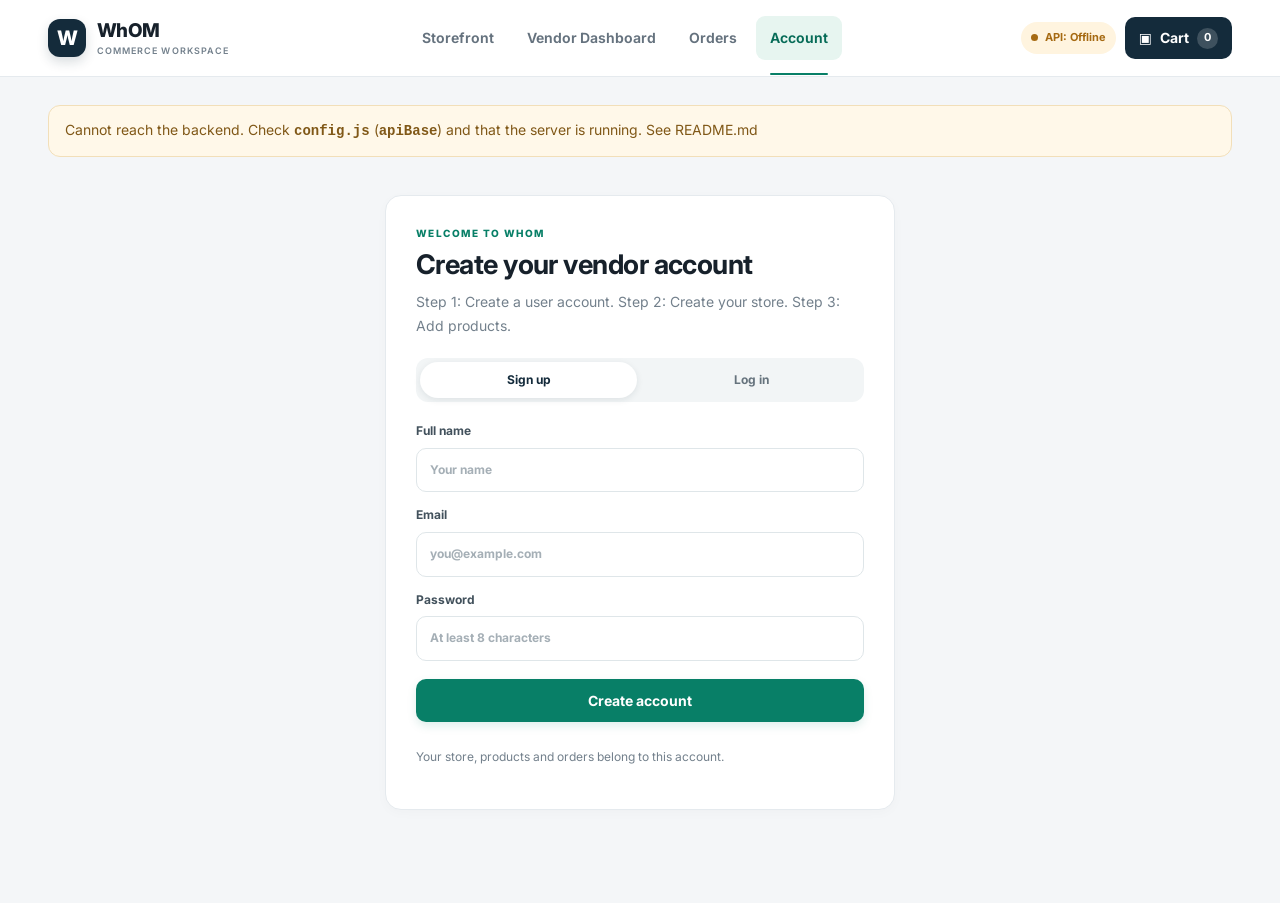
<file: index.html>
<!DOCTYPE html>
<html lang="en">
<head>
<meta charset="UTF-8">
<meta name="viewport" content="width=device-width, initial-scale=1.0">
<title>WhOM — WhatsApp Commerce</title>
<meta name="description" content="Create a store, share one link, receive orders on WhatsApp.">
<link rel="stylesheet" href="styles.css">
<link rel="preconnect" href="https://fonts.googleapis.com">
<link href="https://fonts.googleapis.com/css2?family=Inter:wght@400;600;700;800&display=swap" rel="stylesheet">
</head>
<body>
<header class="topbar"><div class="container topbar-inner">
<a class="logo" href="./" aria-label="WhOM home"><span class="logo-mark">W</span><span class="logo-copy">WhOM<small>Commerce workspace</small></span></a>
<nav class="topnav" aria-label="Main">
<button class="nav-btn" data-view="storefront" type="button">Storefront</button>
<button class="nav-btn" data-view="dashboard" type="button">Vendor Dashboard</button>
<button class="nav-btn" data-view="orders" type="button">Orders</button>
<button class="nav-btn" data-view="auth" type="button">Account</button>
</nav>
<div class="top-actions"><span class="pill api-pill" id="apiStatus" role="status"><span class="status-dot"></span> <span id="apiStatusText">API: Checking…</span></span><span class="pill" id="userChip" style="display:none"></span><button class="btn btn-dark cart-trigger" id="cartBtn" type="button" aria-label="Open cart"><span aria-hidden="true">▣</span> Cart <span class="cart-count" id="cartCount">0</span></button><button class="btn btn-outline" id="logoutBtn" type="button" style="display:none">Log out</button></div>
</div></header>
<main class="container">
<noscript><div class="banner">WhOM needs JavaScript enabled.</div></noscript>
<div id="configBanner" class="banner hidden">Cannot reach the backend. Check <code>config.js</code> (<code>apiBase</code>) and that the server is running. See README.md</div>

<!-- AUTH — first screen. No user = no store, no dashboard, no orders. -->
<section id="view-auth" class="view active">
<div class="auth-wrap">
<div class="card auth-card" id="authCard">
<span class="eyebrow">WELCOME TO WHOM</span><h2 id="authTitle">Create your vendor account</h2>
<p class="muted" id="authSub">Step 1: Create a user account. Step 2: Create your store. Step 3: Add products.</p>
<div class="filter-pills" style="margin:12px 0"><button class="pill-btn active" id="tabSignup" type="button">Sign up</button><button class="pill-btn" id="tabLogin" type="button">Log in</button></div>
<form id="authForm">
<label id="authNameLabel">Full name <input name="full_name" id="authFullName" required maxlength="80" autocomplete="name" placeholder="Your name"></label>
<label>Email <input name="email" type="email" required maxlength="190" autocomplete="email" placeholder="you@example.com"></label>
<label>Password <input name="password" id="authPassword" type="password" required minlength="8" maxlength="72" autocomplete="new-password" placeholder="At least 8 characters"></label>
<button class="btn btn-primary btn-block" type="submit" id="authSubmit">Create account</button>
<p class="small center form-error" id="authError" role="alert"></p>
</form>
<p class="muted small">Your store, products and orders belong to this account.</p>
</div>
<div class="card" id="authLoggedIn" style="display:none">
<h3>You are logged in</h3><p id="authUserLine">—</p>
<p class="muted small" id="authStoreLine">—</p>
<div class="btn-row"><button class="btn btn-primary" type="button" data-go="dashboard">Go to my Dashboard</button>
<button class="btn btn-outline" id="logoutBtn2" type="button">Log out</button></div>
</div>
</div>
</section>

<!-- STOREFRONT — public. Opened from a customer link (?store=slug) or as a preview of your own store. -->
<section id="view-storefront" class="view">
<div class="hero"><div>
<span class="badge" id="storeCategory">Your Store</span>
<h1 id="storeName">—</h1>
<p id="storeDesc">—</p>
<div class="hero-meta"><span id="storeMeta">—</span></div>
<div class="search-row"><input id="searchInput" type="search" placeholder="Search products..." aria-label="Search products"><select id="categoryFilter" aria-label="Filter by category"><option value="all">All Categories</option></select></div>
</div>
<div class="hero-card"><h3>How it works</h3><ol><li>Pick products → Add to cart</li><li>Checkout with name + address</li><li>Send the order to the vendor on WhatsApp</li></ol><div class="hero-stat"><strong id="totalProducts">0</strong><span>Products live</span></div></div></div>
<div class="section-head"><div><span class="eyebrow">SHOP THE COLLECTION</span><h2>Catalog</h2></div><p id="catalogSub">—</p></div>
<div id="productGrid" class="grid"></div>
<div id="emptyProducts" class="empty hidden"><h3>No products yet</h3><p id="emptyProductsText">This store has no products.</p><button class="btn btn-primary" id="emptyDashBtn" type="button" data-go="dashboard">Go to Dashboard</button></div>
<div id="emptySearch" class="empty hidden">No products match your search.</div>
<div id="storeNotFound" class="empty hidden"><h3>Store not found</h3><p>This link may be mistyped, or the store no longer exists.</p><button class="btn btn-primary" type="button" data-go="auth">Create your own store</button></div>
<div id="loginPrompt" class="empty hidden"><h3>Log in to manage your store</h3><p>Create an account or log in, then create your store.</p><button class="btn btn-primary" type="button" data-go="auth">Create account / Log in</button></div>
</section>

<!-- DASHBOARD — vendor only -->
<section id="view-dashboard" class="view">
<div id="dashboardGate" class="empty hidden"><h3>Log in first</h3><p>Your dashboard belongs to your account. Log in to see it.</p><button class="btn btn-primary" type="button" data-go="auth">Log in</button></div>
<div id="dashboardContent">
<div class="section-head"><div><span class="eyebrow">OVERVIEW</span><h2>Vendor Dashboard</h2><p id="dashboardSub">—</p></div><button class="btn btn-primary" id="addProductBtn" type="button">+ Add Product</button></div>
<div class="card notice" id="noStoreCard" style="display:none"><h3>Create your store</h3><p class="muted">You have an account, but no store yet. Fill in the form below. It will belong to you.</p></div>
<div class="card">
<h3>Your Store Settings</h3>
<form id="storeForm" class="form-grid">
<label>Store Name <input name="name" required minlength="2" maxlength="80"></label>
<label>WhatsApp Number <input name="whatsapp_number" type="tel" required maxlength="30" placeholder="08012345678 or +2348012345678"></label>
<label>Category <input name="category" maxlength="60" placeholder="e.g. Fashion, Food"></label>
<label>Location <input name="location" maxlength="120" placeholder="e.g. Lagos"></label>
<label class="full">Description <textarea name="description" maxlength="1000"></textarea></label>
<div class="full"><button class="btn btn-primary" type="submit" id="storeSubmit">Save Store Settings</button></div>
</form>
</div>
<div class="stats">
<div class="stat"><span>Today's Sales</span><strong id="statToday">—</strong><small id="statTodaySub">—</small></div>
<div class="stat"><span>Last 7 Days</span><strong id="statWeek">—</strong><small>All orders</small></div>
<div class="stat"><span>Open Orders</span><strong id="statPending">—</strong><small>New + Preparing</small></div>
<div class="stat"><span>Products</span><strong id="statProducts">—</strong><small>In your store</small></div>
</div>
<div class="card"><div class="card-head"><h3>Your Products</h3></div><div class="table-wrap"><table><thead><tr><th>Product</th><th>Price</th><th>Stock</th><th>Status</th><th></th></tr></thead><tbody id="vendorTable"></tbody></table></div><div id="emptyVendorProducts" class="empty hidden">No products yet. Click + Add Product.</div></div>
<div class="card"><h3>Your public store link</h3><div class="link-box"><code id="storeLink">—</code><button class="btn btn-outline" id="copyLinkBtn" type="button">Copy Link</button><a class="btn btn-outline" id="openLinkBtn" href="#" target="_blank" rel="noopener" style="display:none">Open</a></div><p class="muted small">Share this link on your WhatsApp status or bio. Customers don't need an account.</p></div>
</div>
</section>

<!-- ORDERS — vendor only -->
<section id="view-orders" class="view">
<div id="ordersGate" class="empty hidden"><h3>Log in first</h3><p>Orders belong to your account. Log in to see them.</p><button class="btn btn-primary" type="button" data-go="auth">Log in</button></div>
<div id="ordersContent">
<div class="section-head"><div><span class="eyebrow">SALES MANAGEMENT</span><h2>Orders</h2><p>New → Preparing → Delivered.</p></div>
<div class="filter-pills" id="orderFilters"><button class="pill-btn active" data-status="all" type="button">All</button><button class="pill-btn" data-status="New" type="button">New</button><button class="pill-btn" data-status="Preparing" type="button">Preparing</button><button class="pill-btn" data-status="Delivered" type="button">Delivered</button></div></div>
<div id="ordersList" class="orders"></div>
<div id="emptyOrders" class="empty hidden"><h3>No orders yet</h3><p>When a customer checks out, their order will appear here.</p></div>
</div>
</section>
</main>

<aside id="cartDrawer" class="drawer hidden" aria-label="Cart"><div class="drawer-head"><h3>Your Cart</h3><button id="closeCart" type="button" aria-label="Close cart">✕</button></div><div id="cartItems"></div>
<form id="checkoutForm" class="checkout"><h4>Checkout</h4>
<label>Your Name <input name="customer_name" required minlength="2" maxlength="80" autocomplete="name"></label>
<label>WhatsApp Number <input name="customer_phone" type="tel" required maxlength="30" autocomplete="tel" placeholder="08012345678"></label>
<label>Delivery Address <textarea name="delivery_address" required minlength="5" maxlength="300" autocomplete="street-address"></textarea></label>
<label>Note (optional) <input name="note" maxlength="300"></label>
<div class="total-row"><span>Total</span><strong id="cartTotal">—</strong></div>
<button class="btn btn-primary btn-block" type="submit" id="checkoutSubmit">Place Order</button>
<p class="small center form-error" id="checkoutError" role="alert"></p>
<p class="muted small center">The final price is confirmed by the store when you place the order.</p></form></aside>
<div id="overlay" class="overlay hidden"></div>

<div id="productModal" class="modal hidden" role="dialog" aria-modal="true" aria-labelledby="modalTitle"><div class="modal-box"><button class="modal-close" id="closeModal" type="button" aria-label="Close">✕</button><h3 id="modalTitle">Add Product</h3>
<form id="productForm">
<label>Product Name <input name="name" required maxlength="120"></label>
<div class="row2"><label>Price <input name="price" type="number" required min="0" max="100000000" step="1" inputmode="numeric"></label><label>Stock <input name="stock" type="number" required min="0" max="1000000" step="1" inputmode="numeric"></label></div>
<label>Category <input name="category" required maxlength="60"></label>
<label>Description <textarea name="description" maxlength="2000"></textarea></label>
<label>Image URL (optional) <input name="image_url" type="url" maxlength="500" placeholder="https://..."></label>
<button class="btn btn-primary btn-block" type="submit" id="productSubmit">Save Product</button>
<p class="small center form-error" id="productError" role="alert"></p>
</form></div></div>

<div id="orderDoneModal" class="modal hidden" role="dialog" aria-modal="true" aria-labelledby="doneTitle"><div class="modal-box center">
<div class="done-mark" aria-hidden="true">✓</div><h3 id="doneTitle">Order placed</h3>
<p class="muted" id="doneText">—</p>
<p class="small muted">One last step: send your order to the vendor on WhatsApp so they can confirm it.</p>
<button class="btn btn-primary btn-block" id="doneWhatsapp" type="button">Send order on WhatsApp</button>
<button class="btn btn-outline btn-block" id="doneClose" type="button" style="margin-top:8px">Done</button>
</div></div>

<div id="toast" class="toast hidden" role="status" aria-live="polite"></div>
<script src="config.js"></script><script src="api.js"></script><script src="app.js"></script>
</body></html>
</file>
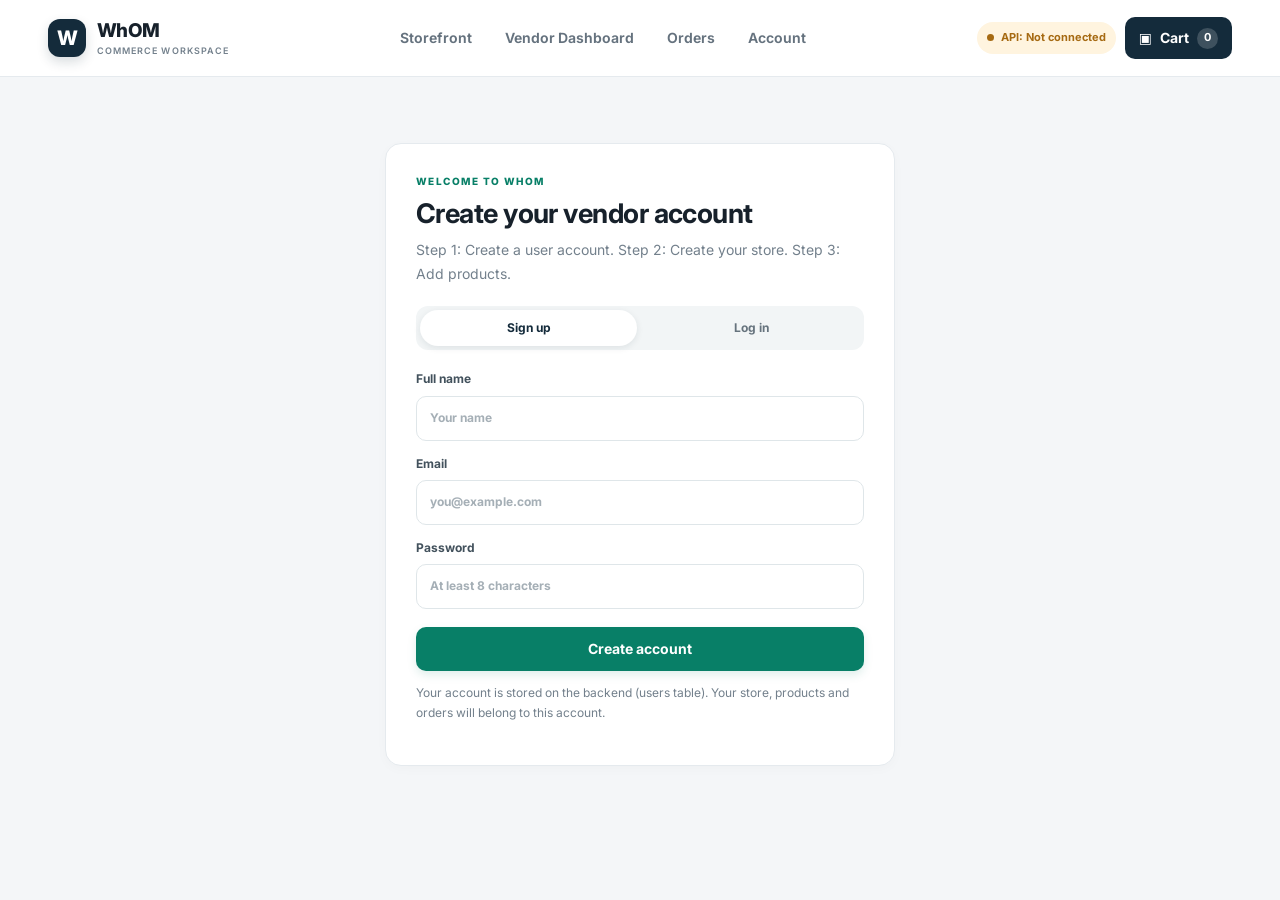
<file: _index.html>
<!DOCTYPE html>
<html lang="en">
<head>
<meta charset="UTF-8">
<meta name="viewport" content="width=device-width, initial-scale=1.0">
<title>WhOM — WhatsApp Commerce</title>
<link rel="stylesheet" href="styles.css">
<link href="https://fonts.googleapis.com/css2?family=Inter:wght@400;600;700;800&display=swap" rel="stylesheet">
</head>
<body>
<header class="topbar"><div class="container topbar-inner">
<a class="logo" href="#" aria-label="WhOM home"><span class="logo-mark">W</span><span class="logo-copy">WhOM<small>Commerce workspace</small></span></a>
<nav class="topnav">
<button class="nav-btn" data-view="storefront">Storefront</button>
<button class="nav-btn" data-view="dashboard">Vendor Dashboard</button>
<button class="nav-btn" data-view="orders">Orders</button>
<button class="nav-btn" data-view="auth">Account</button>
</nav>
<div class="top-actions"><span class="pill api-pill" id="apiStatus"><span class="status-dot"></span> API: Not connected</span><span class="pill" id="userChip" style="display:none"></span><button class="btn btn-dark cart-trigger" id="cartBtn"><span aria-hidden="true">▣</span> Cart <span class="cart-count" id="cartCount">0</span></button><button class="btn btn-outline" id="logoutBtn" style="display:none">Log out</button></div>
</div></header>
<main class="container">
<div id="configBanner" class="banner hidden">Backend not connected. Set <code>API_BASE</code> in <code>api.js</code> to your FastAPI URL. See README.md</div>

<!-- AUTH — this comes FIRST. No user = no store, no dashboard, no orders. -->
<section id="view-auth" class="view active">
<div class="auth-wrap">
<div class="card auth-card">
<span class="eyebrow">WELCOME TO WHOM</span><h2 id="authTitle">Create your vendor account</h2>
<p class="muted" id="authSub">Step 1: Create a user account. Step 2: Create your store. Step 3: Add products.</p>
<div class="filter-pills" style="margin:12px 0"><button class="pill-btn active" id="tabSignup" type="button">Sign up</button><button class="pill-btn" id="tabLogin" type="button">Log in</button></div>
<form id="authForm">
<label>Full name <input name="full_name" id="authFullName" required placeholder="Your name"></label>
<label>Email <input name="email" type="email" required placeholder="you@example.com"></label>
<label>Password <input name="password" type="password" required minlength="8" placeholder="At least 8 characters"></label>
<button class="btn btn-primary btn-block" type="submit" id="authSubmit">Create account</button>
<p class="muted small center" id="authError" style="color:#dc2626"></p>
</form>
<p class="muted small">Your account is stored on the backend (users table). Your store, products and orders will belong to this account.</p>
</div>
<div class="card" id="authLoggedIn" style="display:none">
<h3>You are logged in</h3><p id="authUserLine">—</p>
<p class="muted small" id="authStoreLine">—</p>
<button class="btn btn-primary" onclick="goDashboard()">Go to my Dashboard</button>
<button class="btn btn-outline" id="logoutBtn2">Log out</button>
</div>
</div>
</section>

<!-- STOREFRONT — public, but if vendor is logged in it shows THEIR store. Otherwise shows empty / login prompt. -->
<section id="view-storefront" class="view">
<div class="hero"><div>
<span class="badge" id="storeCategory">Your Store</span>
<h1 id="storeName">—</h1>
<p id="storeDesc">—</p>
<div class="hero-meta"><span id="storeMeta">—</span></div>
<div class="search-row"><input id="searchInput" placeholder="Search products..."><select id="categoryFilter"><option value="all">All Categories</option></select></div>
</div>
<div class="hero-card"><h3>How it works</h3><ol><li>Pick products → Add to cart</li><li>Checkout with name + address</li><li>Vendor gets it on WhatsApp instantly</li></ol><div class="hero-stat"><strong id="totalProducts">0</strong><span>Products live</span></div></div></div>
<div class="section-head"><div><span class="eyebrow">SHOP THE COLLECTION</span><h2>Catalog</h2></div><p id="catalogSub">—</p></div>
<div id="productGrid" class="grid"></div>
<div id="emptyProducts" class="empty hidden"><h3>No products yet</h3><p id="emptyProductsText">This store has no products.</p><button class="btn btn-primary" onclick="goDashboard()">Go to Dashboard</button></div>
<div id="emptySearch" class="empty hidden">No products match your search.</div>
<div id="loginPrompt" class="empty hidden"><h3>Log in to manage your store</h3><p>Create an account or log in, then create your store.</p><button class="btn btn-primary" onclick="showView('auth')">Create account / Log in</button></div>
</section>

<!-- DASHBOARD — vendor only, requires login -->
<section id="view-dashboard" class="view">
<div id="dashboardGate" class="empty hidden"><h3>Log in first</h3><p>Your dashboard belongs to your account. Log in to see it.</p><button class="btn btn-primary" onclick="showView('auth')">Log in</button></div>
<div id="dashboardContent">
<div class="section-head"><div><span class="eyebrow">OVERVIEW</span><h2>Vendor Dashboard</h2><p id="dashboardSub">—</p></div><button class="btn btn-primary" id="addProductBtn">+ Add Product</button></div>
<div class="card" id="noStoreCard" style="display:none"><h3>Create your store</h3><p class="muted">You have an account, but no store yet. Fill this in — it will belong to you.</p></div>
<div class="card">
<h3>Your Store Settings</h3>
<form id="storeForm" class="form-grid">
<label>Store Name <input name="name" required></label>
<label>WhatsApp Number <input name="whatsapp_number" required></label>
<label>Category <input name="category"></label>
<label>Location <input name="location"></label>
<label class="full">Description <textarea name="description"></textarea></label>
<button class="btn btn-primary" type="submit">Save Store Settings</button>
</form>
</div>
<div class="stats">
<div class="stat"><span>Today's Sales</span><strong id="statToday">—</strong><small id="statTodaySub">—</small></div>
<div class="stat"><span>This Week</span><strong id="statWeek">—</strong><small>All orders</small></div>
<div class="stat"><span>Pending Orders</span><strong id="statPending">—</strong><small>Needs action</small></div>
<div class="stat"><span>Products</span><strong id="statProducts">—</strong><small>In your store</small></div>
</div>
<div class="card"><div class="card-head"><h3>Your Products</h3></div><div class="table-wrap"><table><thead><tr><th>Product</th><th>Price</th><th>Stock</th><th>Status</th><th></th></tr></thead><tbody id="vendorTable"></tbody></table></div><div id="emptyVendorProducts" class="empty hidden">No products yet. Click + Add Product.</div></div>
<div class="card"><h3>Your public store link</h3><div class="link-box"><code id="storeLink">—</code><button class="btn btn-outline" id="copyLinkBtn">Copy Link</button></div><p class="muted small">Built from YOUR store slug from the backend.</p></div>
</div>
</section>

<!-- ORDERS — vendor only, requires login -->
<section id="view-orders" class="view">
<div id="ordersGate" class="empty hidden"><h3>Log in first</h3><p>Orders belong to your account. Log in to see them.</p><button class="btn btn-primary" onclick="showView('auth')">Log in</button></div>
<div id="ordersContent">
<div class="section-head"><div><span class="eyebrow">SALES MANAGEMENT</span><h2>Orders</h2><p>New → Preparing → Delivered.</p></div>
<div class="filter-pills"><button class="pill-btn active" data-status="all">All</button><button class="pill-btn" data-status="New">New</button><button class="pill-btn" data-status="Preparing">Preparing</button><button class="pill-btn" data-status="Delivered">Delivered</button></div></div>
<div id="ordersList" class="orders"></div>
<div id="emptyOrders" class="empty hidden"><h3>No orders yet</h3><p>When a customer checks out, their order will appear here.</p></div>
</div>
</section>
</main>
<aside id="cartDrawer" class="drawer hidden"><div class="drawer-head"><h3>Your Cart</h3><button id="closeCart">✕</button></div><div id="cartItems"></div>
<form id="checkoutForm" class="checkout"><h4>Checkout</h4>
<label>Your Name <input name="customer_name" required></label>
<label>WhatsApp Number <input name="customer_phone" required></label>
<label>Delivery Address <textarea name="delivery_address" required></textarea></label>
<label>Note (optional) <input name="note"></label>
<div class="total-row"><span>Total</span><strong id="cartTotal">—</strong></div>
<button class="btn btn-primary btn-block" type="submit">Place Order</button>
<p class="muted small center">Order is sent to the vendor's backend. No data is stored in this frontend.</p></form></aside>
<div id="overlay" class="overlay hidden"></div>
<div id="productModal" class="modal hidden"><div class="modal-box"><button class="modal-close" id="closeModal">✕</button><h3 id="modalTitle">Add Product</h3>
<form id="productForm">
<label>Product Name <input name="name" required></label>
<div class="row2"><label>Price <input name="price" type="number" required></label><label>Stock <input name="stock" type="number" required></label></div>
<label>Category <input name="category" required></label>
<label>Description <textarea name="description"></textarea></label>
<label>Image URL (optional) <input name="image_url" placeholder="https://..."></label>
<button class="btn btn-primary btn-block" type="submit">Save Product</button>
</form></div></div>
<div id="toast" class="toast hidden"></div>
<script src="api.js"></script><script src="app.js"></script>
</body></html>
</file>
<file: styles.css>
/* WhOM — business-focused commerce workspace */
:root{--bg:#f4f6f8;--surface:#fff;--surface-soft:#f8fafb;--ink:#17212b;--muted:#73808c;--line:#e5eaee;--navy:#142b3b;--navy-2:#1d3b4e;--accent:#087f67;--accent-dark:#066b57;--accent-soft:#e7f5f0;--warning:#a66a12;--warning-soft:#fff4df;--danger:#b54747;--shadow:0 12px 34px rgba(21,42,56,.06);--radius:16px}
*{box-sizing:border-box}html{scroll-behavior:smooth}body{margin:0;background:var(--bg);color:var(--ink);font-family:Inter,ui-sans-serif,system-ui,-apple-system,sans-serif;font-size:14px;line-height:1.55}button,input,textarea,select{font:inherit}button{transition:background .18s ease,border-color .18s ease,transform .18s ease,box-shadow .18s ease}button:focus-visible,input:focus-visible,textarea:focus-visible,select:focus-visible{outline:3px solid rgba(8,127,103,.18);outline-offset:1px}
.container{max-width:1240px;margin:0 auto;padding:0 28px}.topbar{position:sticky;top:0;z-index:30;background:rgba(255,255,255,.94);backdrop-filter:blur(14px);border-bottom:1px solid var(--line)}.topbar-inner{min-height:76px;display:flex;align-items:center;justify-content:space-between;gap:24px;flex-wrap:wrap}.logo{display:flex;align-items:center;gap:11px;text-decoration:none;color:var(--ink);min-width:170px}.logo-mark{width:38px;height:38px;display:grid;place-items:center;border-radius:12px;background:var(--navy);color:#fff;font-size:20px;font-weight:800;letter-spacing:-1px;box-shadow:0 5px 12px rgba(20,43,59,.16)}.logo-copy{font-size:19px;font-weight:800;letter-spacing:-.7px;line-height:1.1}.logo-copy small{display:block;margin-top:4px;color:var(--muted);font-size:9px;font-weight:600;letter-spacing:1.05px;text-transform:uppercase}
.topnav{display:flex;align-items:center;gap:5px}.nav-btn{position:relative;border:0;background:transparent;color:#65727e;padding:11px 14px;border-radius:9px;font-weight:650;cursor:pointer}.nav-btn:hover{background:#f2f6f6;color:var(--ink)}.nav-btn.active{background:var(--accent-soft);color:var(--accent-dark)}.nav-btn.active:after{content:"";position:absolute;left:14px;right:14px;bottom:-15px;height:2px;border-radius:2px;background:var(--accent)}.top-actions{display:flex;gap:9px;align-items:center}.pill{display:inline-flex;align-items:center;gap:7px;padding:7px 10px;border-radius:999px;font-size:11px;font-weight:700;white-space:nowrap}.api-pill{background:var(--warning-soft);color:var(--warning)}.api-pill.live{background:var(--accent-soft);color:var(--accent-dark)}.status-dot{width:7px;height:7px;border-radius:50%;background:currentColor}.btn{display:inline-flex;align-items:center;justify-content:center;gap:8px;border:1px solid transparent;padding:10px 15px;border-radius:10px;font-weight:700;cursor:pointer;white-space:nowrap}.btn:hover{transform:translateY(-1px)}.btn-primary{background:var(--accent);color:#fff;box-shadow:0 4px 10px rgba(8,127,103,.13)}.btn-primary:hover{background:var(--accent-dark)}.btn-dark{background:var(--navy);color:#fff}.btn-dark:hover{background:var(--navy-2)}.btn-outline{background:#fff;border-color:var(--line);color:var(--ink)}.btn-outline:hover{border-color:#b9c9c8;background:#fbfdfc}.btn-block{width:100%}.cart-trigger{padding:9px 13px}.cart-count{display:inline-grid;place-items:center;min-width:21px;height:21px;padding:0 5px;border-radius:20px;background:rgba(255,255,255,.18);font-size:11px}
main.container{padding-top:28px;padding-bottom:56px}.banner{background:#fff8e9;border:1px solid #f2dfb9;color:#805817;padding:13px 16px;border-radius:12px;margin:0 0 20px}.banner code{font-weight:700}.view{display:none;animation:fadeIn .22s ease}.view.active{display:block}@keyframes fadeIn{from{opacity:.65;transform:translateY(4px)}to{opacity:1;transform:none}}.eyebrow{display:block;color:var(--accent);font-size:10px;font-weight:800;letter-spacing:1.45px;text-transform:uppercase;margin-bottom:7px}h1,h2,h3,h4,p{margin-top:0}h1,h2,h3{letter-spacing:-.55px}h2{font-size:25px;line-height:1.25;margin-bottom:5px}h3{font-size:16px;margin-bottom:13px}.muted{color:var(--muted)}.small{font-size:12px}.center{text-align:center}
.hero{display:grid;grid-template-columns:minmax(0,1.6fr) minmax(260px,.75fr);gap:22px;margin:0 0 34px;padding:34px;border:1px solid #e4ebeb;border-radius:20px;background:linear-gradient(125deg,#fff 0%,#f4faf8 100%);box-shadow:var(--shadow)}.hero h1{font-size:clamp(32px,4vw,46px);line-height:1.08;letter-spacing:-1.8px;margin:15px 0 10px}.hero p{max-width:610px;color:#667580;font-size:14px}.badge{display:inline-flex;align-items:center;background:var(--accent-soft);color:var(--accent-dark);border:1px solid #d4ece4;padding:6px 10px;border-radius:999px;font-size:11px;font-weight:750}.hero-meta{display:flex;gap:8px;flex-wrap:wrap;color:var(--muted);margin:15px 0 20px;font-size:12px}.search-row{display:flex;gap:10px;max-width:650px}.search-row input{flex:1;min-width:0}.hero-card{align-self:stretch;background:var(--navy);color:#fff;padding:23px;border-radius:16px;box-shadow:0 10px 24px rgba(20,43,59,.12)}.hero-card h3{font-size:15px}.hero-card ol{padding-left:18px;margin:12px 0 18px;color:#d0dce2;font-size:12px;line-height:2}.hero-stat{margin-top:auto;background:rgba(255,255,255,.09);border:1px solid rgba(255,255,255,.08);padding:12px 14px;border-radius:11px;display:flex;justify-content:space-between;align-items:center;color:#d9e5e9;font-size:12px}.hero-stat strong{font-size:22px;color:#fff}
.section-head{display:flex;justify-content:space-between;align-items:center;flex-wrap:wrap;gap:14px;margin:26px 0 16px}.section-head h2{margin:0}.section-head p{color:var(--muted);margin:5px 0 0}.grid{display:grid;grid-template-columns:repeat(3,minmax(0,1fr));gap:18px}.card{background:var(--surface);border:1px solid var(--line);border-radius:var(--radius);padding:20px;box-shadow:0 3px 12px rgba(22,42,54,.025)}.product{overflow:hidden;padding:0;transition:transform .2s ease,box-shadow .2s ease}.product:hover{transform:translateY(-3px);box-shadow:var(--shadow)}.product img{display:block;width:100%;height:205px;object-fit:cover;background:#edf1f2}.product-body{padding:17px}.product-body h3{margin:5px 0 6px;font-size:16px}.product-body p{min-height:35px;margin-bottom:12px}.price{font-size:19px;font-weight:800;letter-spacing:-.5px;color:var(--navy)}.stock{font-size:11px;font-weight:750;color:var(--accent-dark)}.stock.low{color:var(--danger)}.product-actions{display:flex;justify-content:space-between;align-items:center;gap:10px;margin-top:12px;padding-top:12px;border-top:1px solid #edf0f2}.product-body .btn{margin-top:14px!important}
.stats{display:grid;grid-template-columns:repeat(4,minmax(0,1fr));gap:14px;margin:22px 0}.stat{position:relative;background:#fff;border:1px solid var(--line);border-radius:14px;padding:18px;display:flex;flex-direction:column;gap:5px;box-shadow:0 3px 12px rgba(22,42,54,.025)}.stat span{font-size:12px;color:var(--muted);font-weight:650}.stat strong{font-size:27px;line-height:1.25;letter-spacing:-1px;color:var(--navy)}.stat small{font-size:11px;color:#98a2aa}.card-head{display:flex;justify-content:space-between;align-items:center}.table-wrap{overflow-x:auto}table{width:100%;border-collapse:collapse;min-width:570px}th,td{padding:14px 12px;text-align:left;border-bottom:1px solid #edf0f2}th{font-size:10px;text-transform:uppercase;letter-spacing:.9px;color:#84909a;font-weight:800;background:#fafcfc}td{font-size:13px}tbody tr:last-child td{border-bottom:0}tbody tr:hover{background:#fbfdfc}.link-box{display:flex;gap:12px;flex-wrap:wrap;align-items:center;background:var(--surface-soft);border:1px dashed #cbd7d9;padding:13px;border-radius:11px}.link-box code{color:var(--accent-dark);overflow-wrap:anywhere}
.orders{display:flex;flex-direction:column;gap:13px}.order{display:flex;justify-content:space-between;gap:18px;flex-wrap:wrap;align-items:flex-start}.order>div:first-child{flex:1;min-width:220px}.order p{margin:9px 0 0}.badge-status{display:inline-flex;padding:5px 10px;border-radius:999px;font-size:10px;font-weight:800;letter-spacing:.2px}.badge-status.New{background:var(--warning-soft);color:#98600d}.badge-status.Preparing{background:#eaf1ff;color:#315da4}.badge-status.Delivered{background:var(--accent-soft);color:var(--accent-dark)}.order select{width:auto;min-width:115px;margin:0}.filter-pills{display:flex;gap:6px;flex-wrap:wrap}.pill-btn{border:1px solid var(--line);background:#fff;color:#66737d;padding:8px 13px;border-radius:999px;cursor:pointer;font-size:12px;font-weight:700}.pill-btn:hover{border-color:#b9c9c8}.pill-btn.active{background:var(--navy);border-color:var(--navy);color:#fff}
.auth-wrap{max-width:510px;margin:38px auto}.auth-card{padding:30px}.auth-card h2{font-size:27px;margin-bottom:8px}.auth-card>p{line-height:1.7}.auth-card .filter-pills{margin:20px 0!important;padding:4px;background:#f2f5f6;border-radius:12px}.auth-card .pill-btn{flex:1;border-color:transparent;background:transparent}.auth-card .pill-btn.active{background:#fff;color:var(--navy);box-shadow:0 2px 7px rgba(20,43,59,.09)}form label{display:block;margin:14px 0 0;font-weight:700;font-size:12px;color:#42515c}form input,form textarea,form select,.search-row input,.search-row select{width:100%;margin-top:7px;padding:12px 13px;border:1px solid #dfe6e9;border-radius:10px;background:#fff;color:var(--ink);font-family:inherit;transition:border-color .18s,box-shadow .18s}form input:focus,form textarea:focus,form select:focus,.search-row input:focus,.search-row select:focus{outline:0;border-color:#79b9a8;box-shadow:0 0 0 3px rgba(8,127,103,.09)}form input::placeholder,.search-row input::placeholder{color:#a5afb6}form textarea{min-height:88px;resize:vertical}form button[type=submit]{margin-top:18px}.row2{display:grid;grid-template-columns:1fr 1fr;gap:12px}.form-grid{display:grid;grid-template-columns:1fr 1fr;gap:0 16px}.form-grid .full{grid-column:1/-1}
.empty{text-align:center;padding:44px 22px;background:#fff;border:1px dashed #d7e0e3;border-radius:15px;color:var(--muted)}.empty h3{color:var(--ink);margin-bottom:6px}.empty p{margin-bottom:15px}.drawer{position:fixed;right:0;top:0;width:min(440px,94vw);height:100%;background:#fff;z-index:60;padding:24px;overflow:auto;box-shadow:-15px 0 45px rgba(12,30,42,.18)}.drawer-head{display:flex;justify-content:space-between;align-items:center;border-bottom:1px solid var(--line);padding-bottom:14px;margin-bottom:12px}.drawer-head h3{margin:0;font-size:19px}.drawer-head button{border:0;background:#f1f4f5;border-radius:9px;width:34px;height:34px;cursor:pointer}.checkout{margin-top:25px;padding-top:20px;border-top:1px solid var(--line)}.checkout h4{font-size:16px;margin-bottom:8px}.total-row{display:flex;justify-content:space-between;margin:20px 0;padding-top:14px;border-top:1px solid var(--line);font-size:14px}.total-row strong{font-size:19px;color:var(--navy)}.overlay{position:fixed;inset:0;background:rgba(12,26,36,.45);backdrop-filter:blur(2px);z-index:50}.modal{position:fixed;inset:0;background:rgba(12,26,36,.5);backdrop-filter:blur(3px);display:flex;align-items:center;justify-content:center;z-index:70;padding:16px}.modal-box{background:#fff;width:100%;max-width:490px;padding:26px;border-radius:18px;position:relative;box-shadow:0 20px 60px rgba(0,0,0,.2)}.modal-box h3{font-size:20px;margin-bottom:18px}.modal-close{position:absolute;right:16px;top:15px;border:0;background:#f1f4f5;border-radius:8px;width:32px;height:32px;cursor:pointer}.toast{position:fixed;bottom:22px;left:50%;transform:translateX(-50%);background:var(--navy);color:#fff;padding:12px 18px;border-radius:999px;z-index:100;box-shadow:0 8px 24px rgba(12,30,42,.2);font-size:12px;font-weight:650;max-width:90vw;text-align:center}.hidden{display:none!important}
@media(max-width:960px){.container{padding:0 20px}.topbar-inner{gap:14px}.logo{min-width:auto}.topnav{order:3;width:100%;justify-content:flex-start;overflow-x:auto;padding-bottom:4px}.nav-btn.active:after{bottom:-4px}.grid{grid-template-columns:repeat(2,minmax(0,1fr))}}
@media(max-width:680px){.container{padding:0 15px}.topbar-inner{padding-top:10px;padding-bottom:8px;min-height:0;gap:10px}.logo-mark{width:34px;height:34px}.logo-copy{font-size:17px}.top-actions{margin-left:auto;gap:6px}#apiStatus{display:none}.topnav{gap:2px}.nav-btn{padding:9px 11px;font-size:12px;white-space:nowrap}main.container{padding-top:18px;padding-bottom:36px}.hero{grid-template-columns:1fr;padding:22px;gap:18px;margin-bottom:26px}.hero h1{font-size:34px}.hero-card{padding:19px}.section-head{align-items:flex-start}.section-head h2{font-size:22px}.stats{grid-template-columns:repeat(2,minmax(0,1fr));gap:10px}.stat{padding:14px}.stat strong{font-size:23px}.grid{grid-template-columns:repeat(2,minmax(0,1fr));gap:11px}.product img{height:145px}.product-body{padding:12px}.product-body h3{font-size:14px}.product-body p{font-size:11px;min-height:32px}.price{font-size:16px}.stock{font-size:10px}.product-body .btn{padding:9px 8px;font-size:11px}.search-row{flex-direction:column}.form-grid{grid-template-columns:1fr}.form-grid .full{grid-column:auto}.auth-wrap{margin:22px auto}.auth-card{padding:22px}.order>div:last-child{width:100%;text-align:left!important}}
@media(max-width:390px){.grid{grid-template-columns:1fr}.product img{height:190px}.top-actions .btn{padding:8px 10px;font-size:12px}.stats{gap:8px}.stat strong{font-size:21px}}
/* ── v2 additions: fixes + states ───────────────────────────── */
button:disabled,.btn:disabled{opacity:.55;cursor:not-allowed;transform:none}
.form-error{color:var(--danger);min-height:1.2em;margin:10px 0 0;font-weight:600}
.btn-row{display:flex;gap:10px;flex-wrap:wrap;margin-top:12px}
.notice{border-color:#cfe6dd;background:var(--accent-soft)}.notice h3{margin-bottom:4px}.notice p{margin:0}
.product-ph{width:100%;height:205px;display:grid;place-items:center;background:linear-gradient(135deg,#e7f5f0,#dde8ee);color:var(--navy-2);font-size:54px;font-weight:800;letter-spacing:-2px}
.cart-line{display:flex;justify-content:space-between;align-items:center;gap:10px;padding:12px 0;border-bottom:1px solid #eee}
.qty{display:flex;align-items:center;gap:8px}.qty span{min-width:18px;text-align:center;font-weight:700}
.qty-btn{width:30px;height:30px;border:1px solid var(--line);background:#fff;border-radius:8px;font-size:16px;line-height:1;cursor:pointer}.qty-btn:hover{border-color:#b9c9c8;background:var(--surface-soft)}
.chip{display:inline-block;padding:3px 9px;border-radius:999px;font-size:11px;font-weight:750}.chip.on{background:var(--accent-soft);color:var(--accent-dark)}.chip.off{background:#f1f3f4;color:#6b7782}
td.actions{white-space:nowrap}td.actions .btn{padding:7px 11px;font-size:12px}
.order-side{text-align:right}.order-actions{display:flex;gap:6px;margin-top:8px;justify-content:flex-end;flex-wrap:wrap}
.modal-box{max-height:92vh;overflow:auto}
.done-mark{width:54px;height:54px;margin:0 auto 12px;border-radius:50%;display:grid;place-items:center;background:var(--accent-soft);color:var(--accent-dark);font-size:26px;font-weight:800}
.link-box code{flex:1;min-width:0}
@media(max-width:680px){.product-ph{height:145px;font-size:40px}.order-side{text-align:left}.order-actions{justify-content:flex-start}}
@media(max-width:390px){.product-ph{height:190px}}
</file>
